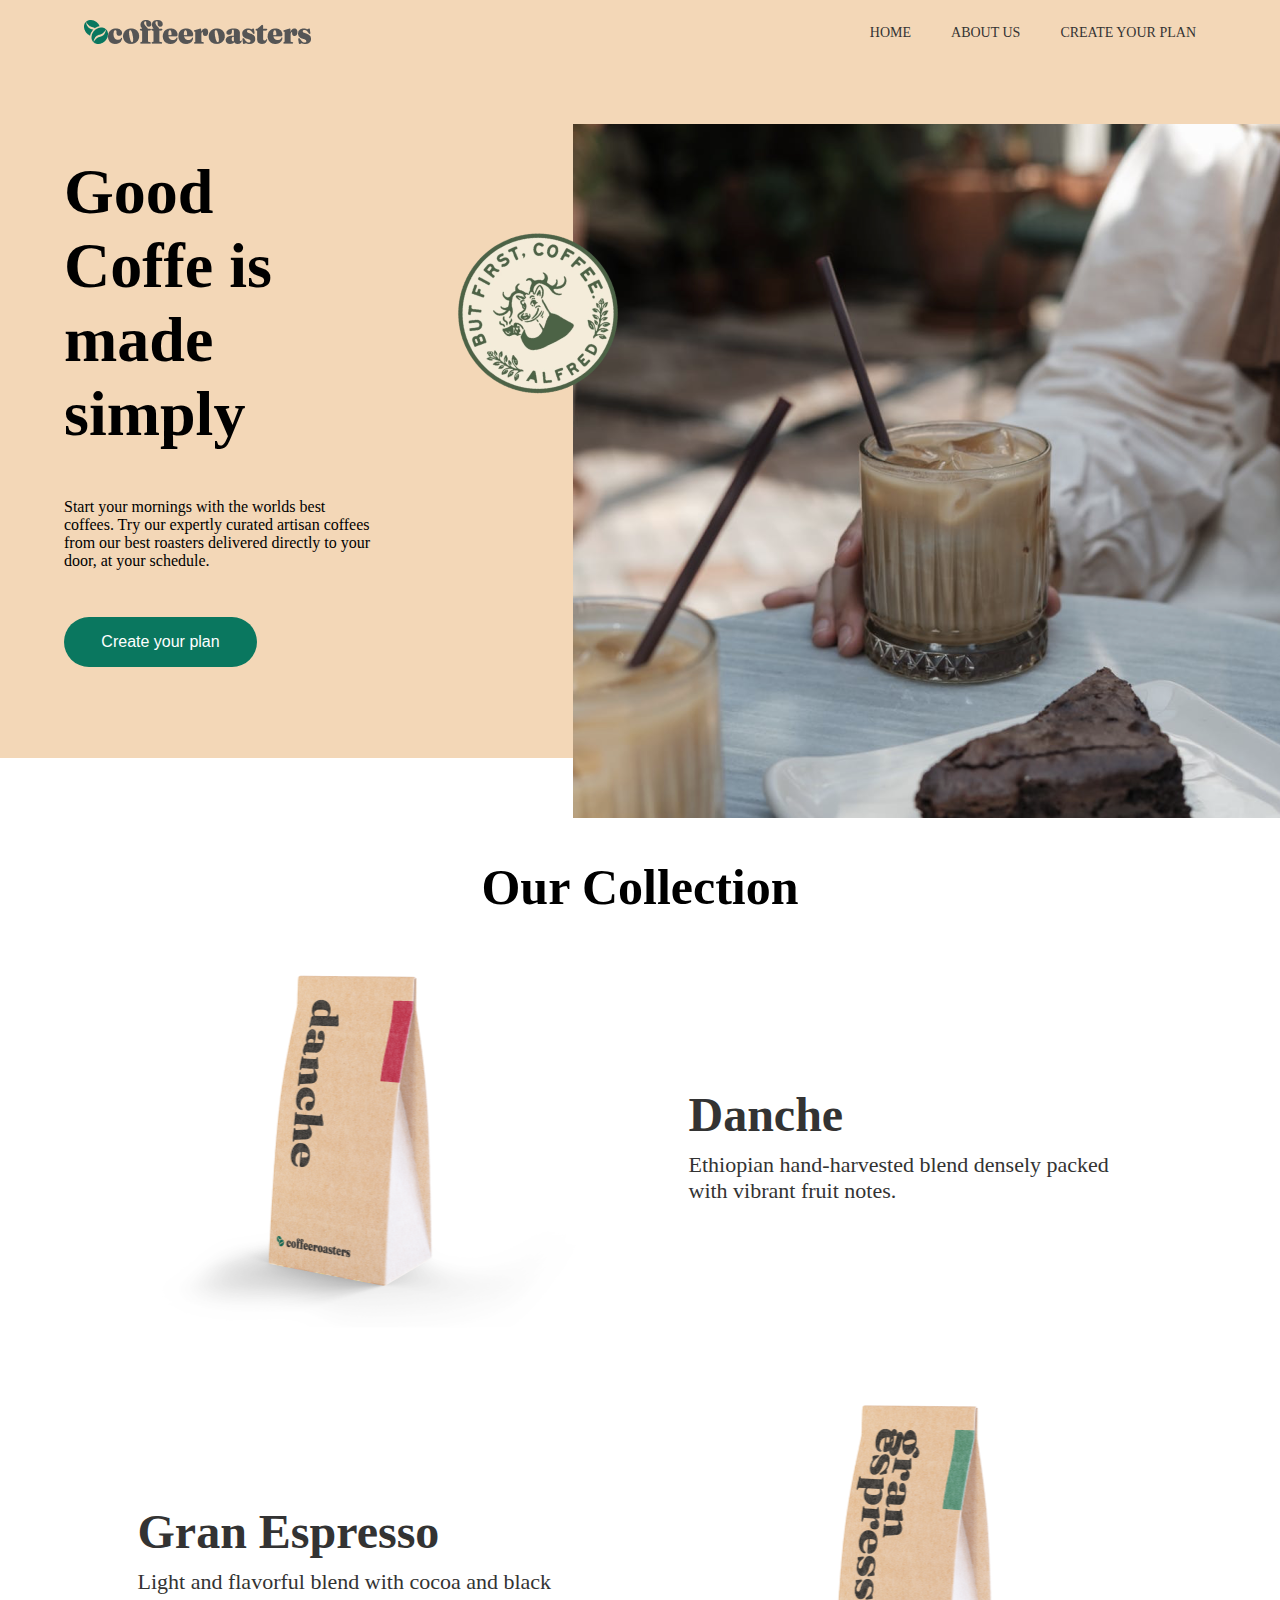
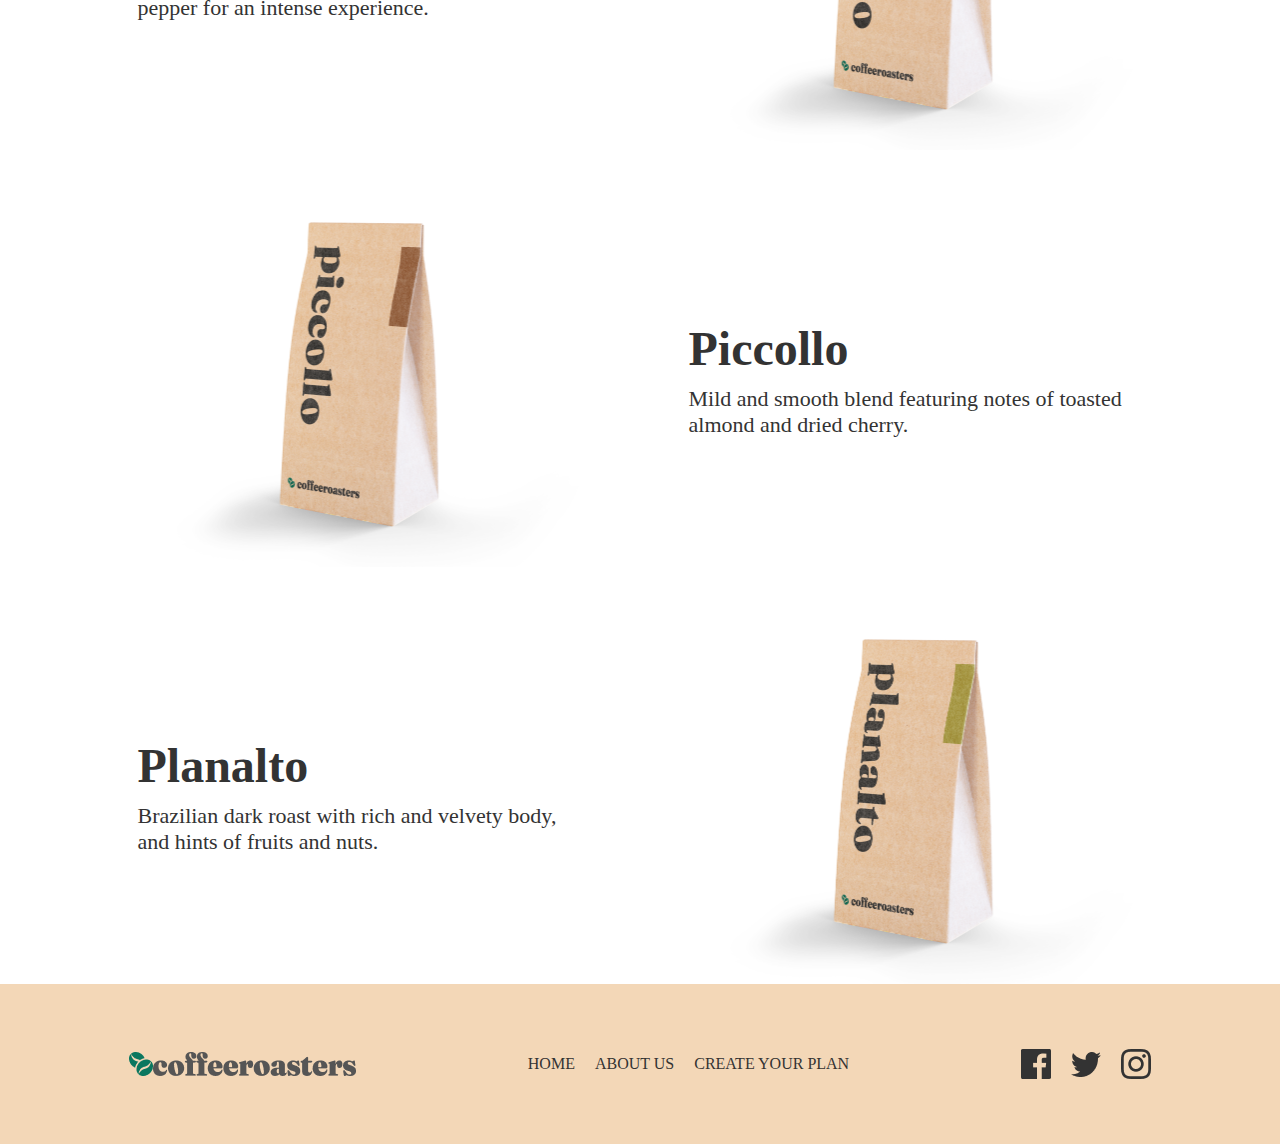
<file: index.html>
<!DOCTYPE html>
<html lang="en">
  <head>
    <meta charset="UTF-8" />
    <meta name="viewport" content="width=device-width, initial-scale=1.0" />
    <link rel="stylesheet" href="main.css" />
    <title>Document</title>
  </head>

  <body>
    <header>
      <div class="container">
        <div class="header-wrapper">
          <img src="./Group 3614.png" alt="group" />
          <nav>
            <ul class="header-ul">
              <li><a class="ul" href="https://google.com">HOME</a></li>
              <li><a class="ul" href="./about.html">ABOUT US</a></li>
              <li>
                <a class="ul" href="https://google.com">CREATE YOUR PLAN</a>
              </li>
            </ul>
          </nav>
        </div>
      </div>
    </header>

    <main>
      <section class="section-1">
        <div class="container">
          <div class="card-fahter">
            <div class="left-card">
              <h1 class="h1">Good Coffe is made simply</h1>
              <p class="p">
                Start your mornings with the worlds best coffees. Try our
                expertly curated artisan coffees from our best roasters
                delivered directly to your door, at your schedule.
              </p>
              <button class="button">Create your plan</button>
            </div>

            <div class="right-card">
              <img class="photo" src="./Rectangle 679.png" alt="rectangle" />
              <img class="logo" src="./image 40.png" alt="logo" />
            </div>
          </div>
        </div>
      </section>

      <section class="section-2">
        <h2 class="h2">Our Collection</h2>

        <div class="box-text">
          <img class="qop" src="./kopi4.png" alt="" />

          <div class="text-father">
            <h3 class="h3">Danche</h3>
            <p class="text">
              Ethiopian hand-harvested blend densely packed with vibrant fruit
              notes.
            </p>
          </div>
        </div>
        <div class="box-text">
          <div class="text-father">
            <h3 class="h3">Gran Espresso</h3>
            <p class="text">
              Light and flavorful blend with cocoa and black pepper for an
              intense experience.
            </p>
          </div>

          <img class="qop" src="./kopi1 copy.png" alt="" />
        </div>
        <div class="box-text">
          <img class="qop" src="./kopi3.png" alt="" />

          <div class="text-father">
            <h3 class="h3">Piccollo</h3>
            <p class="text">
              Mild and smooth blend featuring notes of toasted almond and dried
              cherry.
            </p>
          </div>
        </div>
        <div class="box-text">
          <div class="text-father">
            <h3 class="h3">Planalto</h3>
            <p class="text">
              Brazilian dark roast with rich and velvety body, and hints of
              fruits and nuts.
            </p>
          </div>

          <img class="qop" src="./kopi2 (1).png" alt="" />
        </div>
      </section>
    </main>

    <footer>
      <div class="container">
        <div class="footer">
          <img src="./Group 3614.png" alt="" />
          <nav>
            <ul class="footer-ul">
              <li><a class="footer-a" href="https://google.com">HOME</a></li>
              <li>
                <a class="footer-a" href="https://google.com">ABOUT US</a>
              </li>
              <li>
                <a class="footer-a" href="https://google.com"
                  >CREATE YOUR PLAN</a
                >
              </li>
            </ul>
          </nav>

          <div class="footer-logo">
            <img src="./Path.png" alt="" />
            <img src="./Path (1).png" alt="" />
            <img src="./Shape.png" alt="" />
          </div>
        </div>
      </div>
    </footer>
  </body>
</html>
</file>
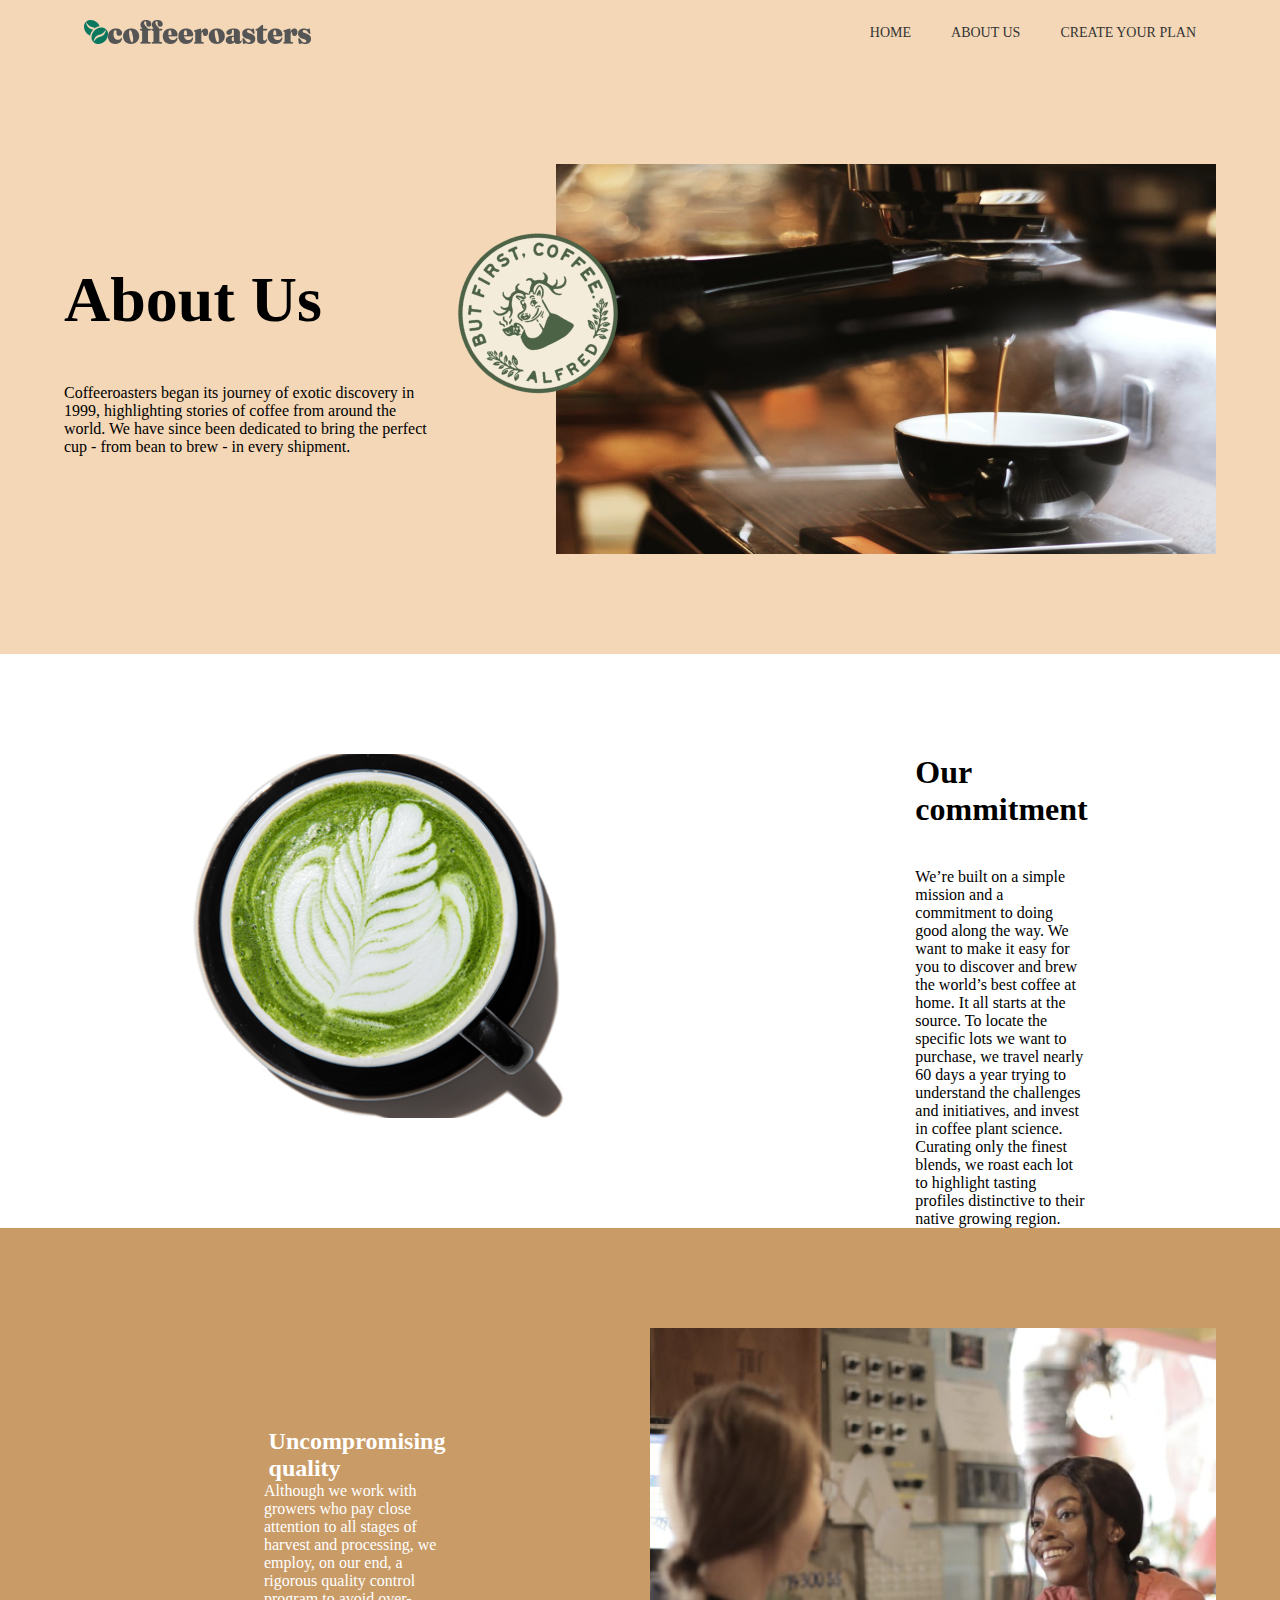
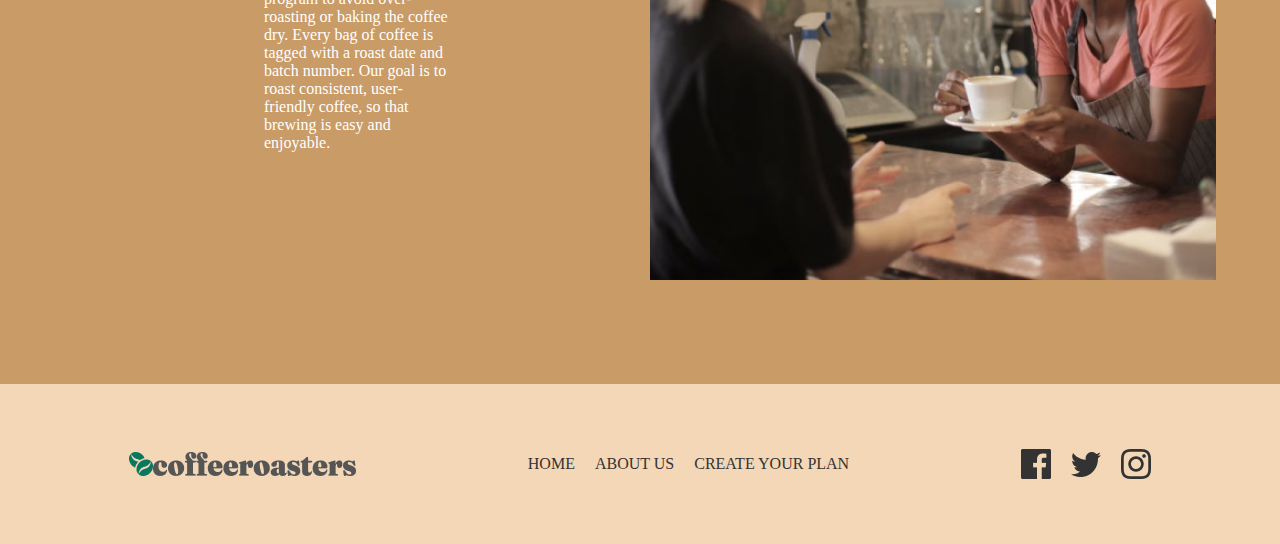
<file: about.html>
<!DOCTYPE html>
<html lang="en">
<head>
    <meta charset="UTF-8">
    <meta name="viewport" content="width=device-width, initial-scale=1.0">
    <title>Document</title>
</head>
<link rel="stylesheet" href="main.css">
<body>
    <header>
        <div class="container">
            <div class="header-wrapper">
                <img src="./Group 3614.png" alt="group">
                <nav>
                    <ul class="header-ul">
                        <li> <a class="ul" href="https://google.com">HOME</a></li>
                        <li> <a class="ul" href="./about.html">ABOUT US</a></li>
                        <li> <a class="ul" href="https://google.com">CREATE YOUR PLAN</a></li>
                    </ul>
                </nav>
            </div>
        </div>
     </header>

     <main>
        <section class="section-1">
            <div class="container">
                <div class="card-fahter about-father">
                    <div class="left-card">
                        <h1 class="h1">About Us</h1>
                        <p class="p">Coffeeroasters began its journey of exotic discovery in 1999, highlighting stories of coffee from around the world. We have since been dedicated to bring the perfect cup - from bean to brew - in every shipment.</p>
                       
                    </div>
    
                    <div class="right-card">
                        <img class="    " src="./Rectangle 679 (1).png" alt="rectangle">
                        <img class="logo" src="./image 40.png" alt="logo">
                    </div>
                </div> 
            </div>
        </section>
        <section class="section-3">
            <div class="container">
                <div class="ikkalasini-otasi">
                    <div class="">
                        <img src="./cup-6 1.png" alt="">
                    </div>
                    <div class="bolasi-2">
                        <h1>Our commitment</h1>
                        <p class="ppp">We’re built on a simple mission and a commitment to doing good along the way. We want to make it easy for you to discover and brew the world’s best coffee at home. It all starts at the source. To locate the specific lots we want to purchase, we travel nearly 60 days a year trying to understand the challenges and  initiatives, and invest in coffee plant science. Curating only the finest blends, we roast each lot to highlight tasting profiles distinctive to their native growing region.</p>
                    </div>
                </div>

            </div>

        </section>
        <section class="section-4">
            <div class="container">
                <div class="parent-2">
                    <div class="bola1">
                        <h2 class="h22">Uncompromising <br> quality</h2>
                        <p class="pppppp">Although we work with growers who pay close attention to all stages of harvest and processing, we employ, on our end, a rigorous quality control program to avoid over-roasting or baking the coffee dry. Every bag of coffee is tagged with a roast date and batch number. Our goal is to roast consistent, user-friendly coffee, so that brewing is easy and enjoyable.</p>

                    </div>
                    <div class="bola2">
                        <img src="./Rectangle 681.png" alt="">

                    </div>

                </div>
            </div>
        </section>
        <footer>
            <div class="container">
              <div class="footer">
                <img src="./Group 3614.png" alt="" />
                <nav>
                  <ul class="footer-ul">
                    <li><a class="footer-a" href="https://google.com">HOME</a></li>
                    <li>
                      <a class="footer-a" href="https://google.com">ABOUT US</a>
                    </li>
                    <li>
                      <a class="footer-a" href="https://google.com"
                        >CREATE YOUR PLAN</a
                      >
                    </li>
                  </ul>
                </nav>
      
                <div class="footer-logo">
                  <img src="./Path.png" alt="" />
                  <img src="./Path (1).png" alt="" />
                  <img src="./Shape.png" alt="" />
                </div>
              </div>
            </div>
          </footer>
</body>
</html>
</file>
<file: main.css>
* {
  margin: 0;
  padding: 0;
  text-decoration: none;
  list-style: none;
}

.container {
  max-width: 100%;
  width: 90%;
  margin: 0 auto;
}

:root {
  --background: #f3d7b7;
  --a: #333333;
  --button: #0a775f;
}

header {
  background-color: var(--background);
}

.header-wrapper {
  padding: 20px;
  display: flex;
  align-items: center;
  justify-content: space-between;
}

.header-ul {
  display: flex;
  justify-content: center;
  align-items: center;
  gap: 40px;
}

.ul {
  color: var(--a);
  font-size: 14px;
}

.card-fahter {
  display: flex;
  justify-content: center;
  align-items: center;
  gap: 128px;
}

.left-card {
  display: flex;
  justify-content: center;
  flex-direction: column;
  gap: 47px;
}

.h1 {
  font-size: 64px;
}

.p {
  font-size: 16px;
}

.button {
  padding: 16px 24px;
  background-color: var(--button);
  border-radius: 100px;
  color: white;
  font-size: 16px;
  width: 193px;
  border: none;
}

.right-card {
  display: flex;
  justify-content: center;
  align-items: center;
}

.logo {
  position: absolute;
  right: 635px;
  bottom: 480px;
  animation-name: img;
  animation-delay: 0.5s;
  animation-duration: 2s;
  animation-iteration-count: infinite;
  transform: rotate(0deg);
  transform: rotateY(0deg);
}

.photo {
  position: relative;
  left: 67px;
  top: 60px;
}

@keyframes img {
  from {
    transform: rotate(0deg);
  }

  to {
    transform: rotate(360deg);
  }
}

.section-1 {
  background-color: var(--background);
  margin-top: 0px;
}

.h2 {
  font-size: 50px;
  margin-top: 100px;
  text-align: center;
}

.box-text {
  display: flex;
  justify-content: center;
  align-items: center;
  margin-top: 42px;
  gap: 100px;
}

.text-father {
  display: flex;
  flex-direction: column;
  gap: 10px;
}

.h3 {
  color: var(--a);
  font-size: 48px;
}

.text {
  font-size: 22px;
  color: var(--a);
  width: 454px;
}

.qop:hover {
  transform: scale(1.2);
  transition: 400ms ease;
}

.qop {
  width: 451px;
  height: 375px;
}

footer {
  background-color: var(--background);
}

.footer {
  display: flex;
  justify-content: space-between;
  align-items: center;
  padding: 65px;
}

.footer-ul {
  display: flex;
  justify-content: center;
  align-items: center;
  gap: 20px;
}

.footer-logo {
  display: flex;
  justify-content: center;
  align-items: center;
  gap: 20px;
}

.footer-a {
  color: var(--a);
  font-size: 16px;
}
.ikkalasini-otasi {
  display: flex;
  justify-content: center;
  padding-top: 100px;
  padding-left: 200px;
  gap: 150px;
}

.about-father{
    
    padding: 100px 0px;
}
.bolasi-2{
    margin: 0 200px 0 200px;
}
.ppp{
    padding-top: 40px;
}
.parent-2{
  display: flex;
  
  
}
.section-4{
  background-color: rgba(201, 155, 103, 1);
  padding-top: 100px;
}
.pppppp{
  margin: 0 200px 0 200px;
  display: flex;
  justify-content: center;
  color: white;
}
.h22{
  display: flex;
  justify-content: center;
  color: white;
}
.bola1{
  padding-top: 100px;
}
.bola2{
  padding-bottom: 100px;
}
</file>
